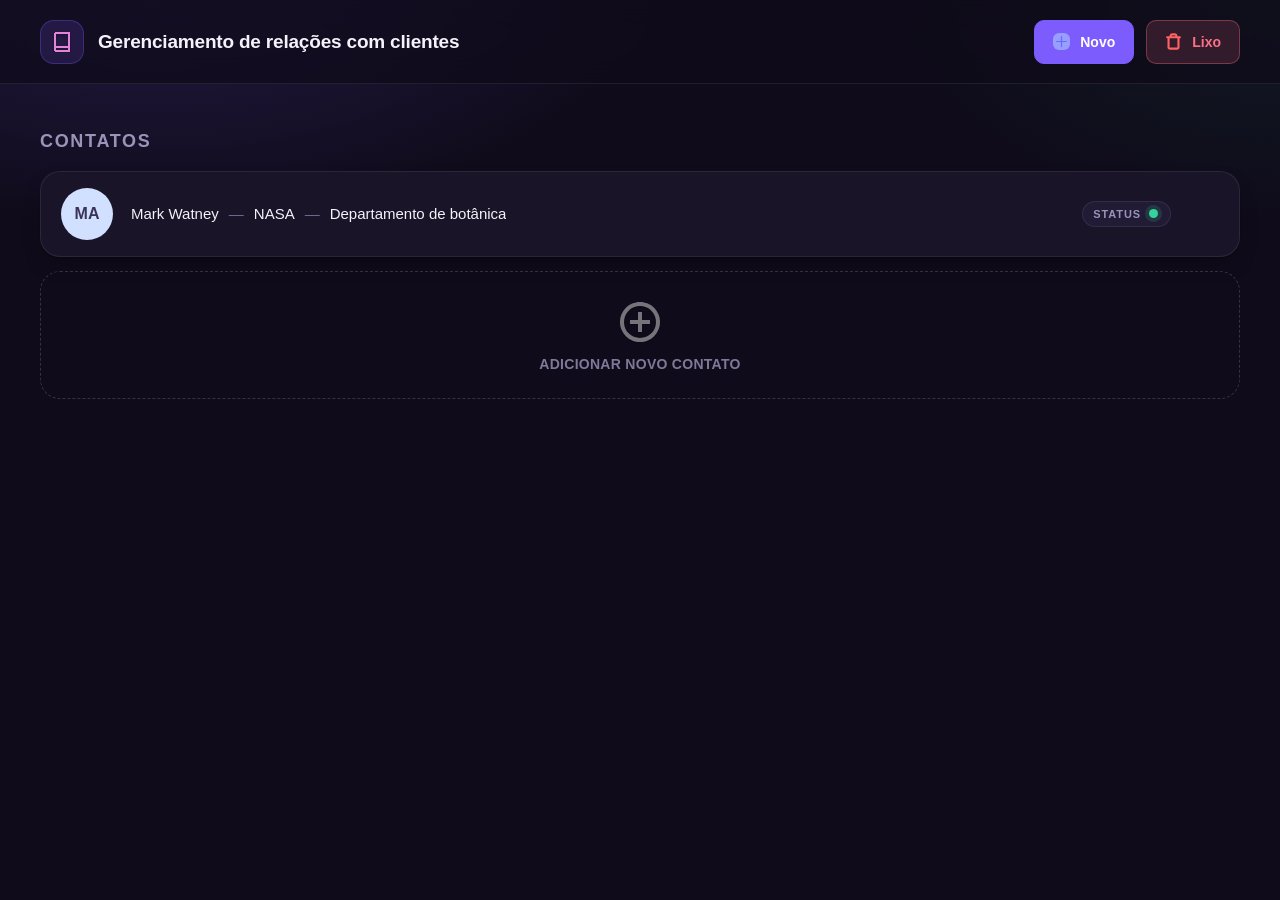
<file: index.html>
<!DOCTYPE html>
<html lang="en">
<head>
    <meta charset="UTF-8">
    <meta name="viewport" content="width=device-width, initial-scale=1.0">
    <title>Gerenciamento de relações com clientes</title>
    <link rel="shortcut icon" href="./imgs/Book.svg" type="image/x-icon">
    <link rel="stylesheet" href="style.css">
    <link rel="preconnect" href="https://fonts.googleapis.com">
    <link rel="preconnect" href="https://fonts.gstatic.com" crossorigin>
    <link rel="stylesheet" href="https://cdnjs.cloudflare.com/ajax/libs/font-awesome/6.5.0/css/all.min.css">
    <link href="https://fonts.googleapis.com/css2?family=Archivo:ital,wght@0,100..900;1,100..900&display=swap" rel="stylesheet"></head>
<body>
    <div class="criar-cliente" id="form">
        <div class="forms">
            <input class="inpt-text" type="text" placeholder="Adicionar contato..." id="contatoAdd">
            <input class="inpt-text" type="text" placeholder="Adicionar empresa..." id="empresaAdd">
            <input class="inpt-text" type="text" placeholder="Adicionar departamento..." id="departamentoAdd">
            <input class="inpt-text" type="text" placeholder="Informações adicionais..." id="informacoesAdd">
            <div class="btnschecks">
                <h2>STATUS</h2>
                <div class="input-text rec-check"><img src="./imgs/Rectangle 13.png" alt=""><span>Ativo</span></div>
                <div class="input-text rec-check"><img src="./imgs/Rectangle 13.png" alt=""><span>Ausente</span></div>
                <div class="input-text rec-check"><img src="./imgs/Rectangle 13.png" alt=""><span>Inativo</span></div>
            </div>
            <div class="botoes-aceitar-fechar">
                <button class="btn-aceitar" onclick="criarCliente()">Aceitar</button>
                <button class="btn-voltar" onclick="openForms()">Voltar</button>
            </div>
        </div>
    </div>
    <div class="criar-lixo" id="lixo">
        <div class="forms">
            <div class="titulo-lixo">
                <h3>Lixeira</h3>
                <img src="./imgs/x-square.svg" alt="fechar" onclick="fecharLixeira()">
            </div>
            <div class="list-of-people-trash" id="listaLixeira">
                <!-- itens renderizados via JS (renderizarLixeira) -->
            </div>
        </div>
    </div>
    <header>
        <div class="titulo">
            <div class="icon">
                <img src="./imgs/Book.svg" alt="">
            </div>
            <h1>Gerenciamento de relações com clientes</h1>
        </div>
        <div class="botoes-add-trash">
            <button onclick="openForms()" class="novo-botao-contaot">
                <img src="./imgs/NovoIcon.svg" alt="icone-add" style="pointer-events: none;">Novo
            </button>
            <button onclick="abrirLixeira()" class="lixo-b">
                <img src="./imgs/Trash.svg" alt="lixoIcon" style="pointer-events: none;">Lixo
            </button>
        </div>
    </header>
    <nav>
        <div class="contatos-h2">
            <h2>CONTATOS</h2>
        </div>
        <div class="contatos" id="contatos">
            <!-- contatos renderizados via JS (renderizarCliente) -->
        </div>
        <div class="add" onclick="openForms()">
            <img src="./imgs/add_circle.svg" alt="">
            <h2>ADICIONAR NOVO CONTATO</h2>
        </div>
    </nav>
</body>
<script src="./script.js"></script>
</html>
</file>
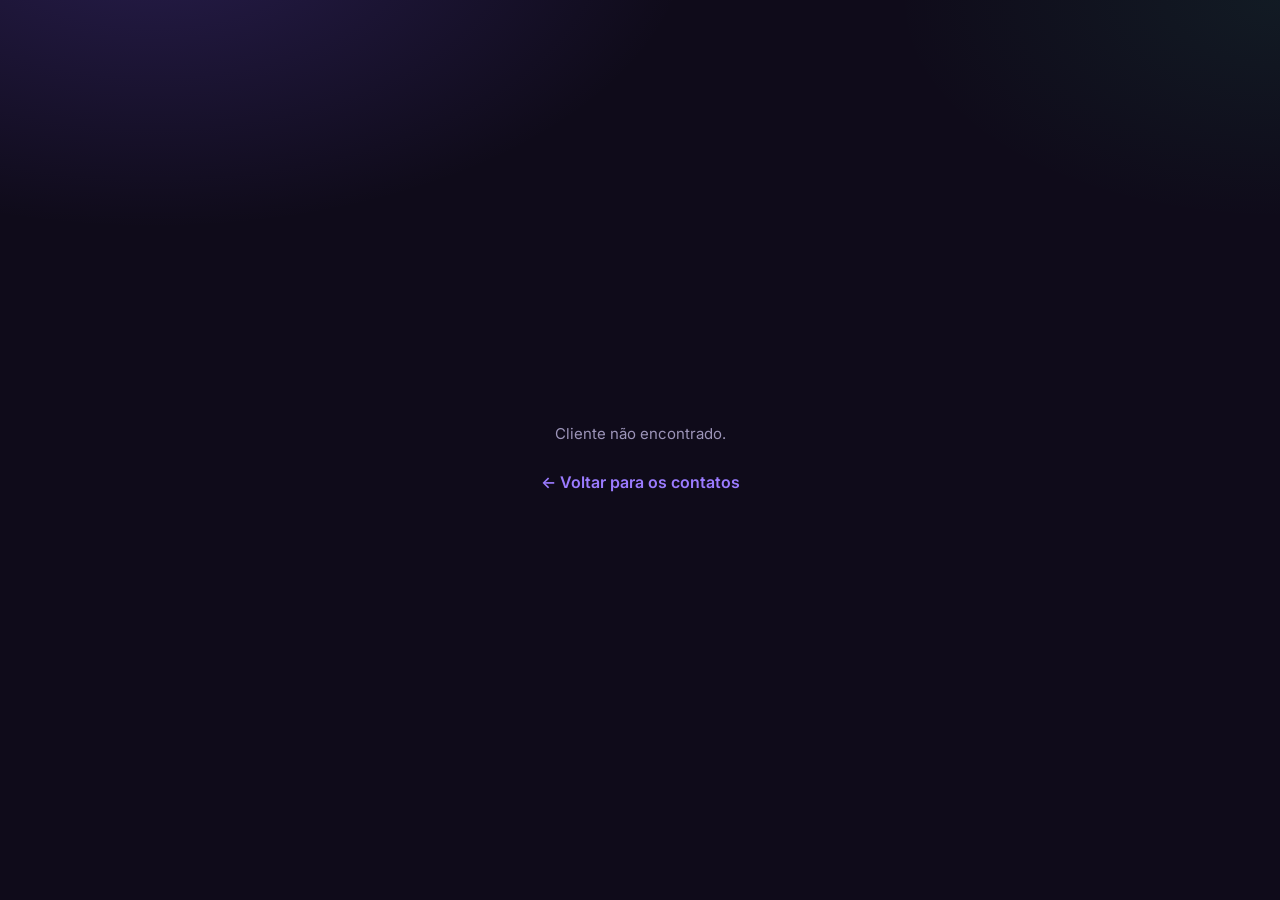
<file: pages/cliente.html>
<!DOCTYPE html>
<html lang="pt-br">
<head>
    <meta charset="UTF-8">
    <meta name="viewport" content="width=device-width, initial-scale=1.0">
    <title>Cliente — Gerenciamento de relações com clientes</title>
    <link rel="shortcut icon" href="../imgs/Book.svg" type="image/x-icon">
    <link rel="stylesheet" href="../styles/infostyle.css">
    <link rel="preconnect" href="https://fonts.googleapis.com">
    <link rel="preconnect" href="https://fonts.gstatic.com" crossorigin>
    <link rel="stylesheet" href="https://cdnjs.cloudflare.com/ajax/libs/font-awesome/6.5.0/css/all.min.css">
    <link href="https://fonts.googleapis.com/css2?family=Archivo:ital,wght@0,100..900;1,100..900&family=Sora:wght@400..800&family=Inter:wght@400..800&display=swap" rel="stylesheet">
</head>
<body>

    <header>
        <div class="titulo">
            <a href="../index.html" class="btn-voltar-header" title="Voltar">
                <i class="fa-solid fa-arrow-left"></i>
            </a>
            <div class="profile-pic-header" id="profilePicHeader"></div>
            <div class="cliente-header-textos">
                <h1 class="cliente-nome-header" id="clienteNomeHeader">Carregando...</h1>
                <span class="cliente-empresa-header" id="clienteEmpresaHeader"></span>
            </div>
        </div>
        <div class="status-header" id="statusPillHeader" title="Clique para alterar o status">
            <span class="status-label">STATUS</span>
            <div class="status-ball" id="statusBall"></div>
        </div>
    </header>

    <main class="container-cliente" id="containerCliente">

        <section class="coluna-esquerda">

            <div class="card-info">
                <h2 class="secao-titulo">INFORMAÇÕES</h2>
                <div class="info-linha">
                    <span class="info-label">Departamento</span>
                    <span class="info-valor" id="infoDepartamento">—</span>
                </div>
                <div class="info-linha-obs">
                    <span class="info-label">Observações rápidas</span>
                    <textarea class="inpt-text-area" id="infoAdicional" placeholder="Anote algo sobre o cliente..."></textarea>
                </div>
            </div>

            <div class="card-calendario">
                <div class="calendario-header">
                    <button class="btn-mes" onclick="mudarMes(-1)"><i class="fa-solid fa-chevron-left"></i></button>
                    <h2 id="mesAnoLabel">—</h2>
                    <button class="btn-mes" onclick="mudarMes(1)"><i class="fa-solid fa-chevron-right"></i></button>
                </div>
                <div class="calendario-dias-semana">
                    <span>D</span><span>S</span><span>T</span><span>Q</span><span>Q</span><span>S</span><span>S</span>
                </div>
                <div class="calendario-grid" id="calendarioGrid"></div>
                <div class="legenda-calendario">
                    <span class="dot-legenda"></span> dia com reunião marcada
                </div>
            </div>

        </section>

        <section class="coluna-direita">
            <div class="card-notas">
                <div class="notas-toolbar">
                    <button type="button" onclick="formatarTexto('bold')" title="Negrito"><i class="fa-solid fa-bold"></i></button>
                    <button type="button" onclick="formatarTexto('italic')" title="Itálico"><i class="fa-solid fa-italic"></i></button>
                    <button type="button" onclick="formatarTexto('underline')" title="Sublinhado"><i class="fa-solid fa-underline"></i></button>
                    <span class="toolbar-sep"></span>
                    <button type="button" onclick="formatarTexto('formatBlock', 'H3')" title="Título"><i class="fa-solid fa-heading"></i></button>
                    <button type="button" onclick="formatarTexto('insertUnorderedList')" title="Lista"><i class="fa-solid fa-list-ul"></i></button>
                    <button type="button" onclick="inserirChecklist()" title="Checklist"><i class="fa-solid fa-square-check"></i></button>
                    <span class="status-salvo" id="statusSalvo">Salvo</span>
                </div>
                <div class="editor-notas" id="editorNotas" contenteditable="true" data-placeholder="Escreva anotações sobre esse cliente aqui..."></div>
            </div>
        </section>

    </main>

    <!-- ===================== MODAL DE REUNIÃO ===================== -->
    <div class="criar-cliente" id="modalReuniao">
        <div class="forms forms-reuniao">
            <div class="titulo-lixo">
                <h3>Reunião — <span id="modalReuniaoData">—</span></h3>
                <img src="../imgs/x-square.svg" alt="fechar" onclick="fecharModalReuniao()">
            </div>
            <div class="corpo-modal-reuniao">
                <input class="inpt-text" type="text" placeholder="Título da reunião..." id="reuniaoTitulo">
                <input class="inpt-text" type="time" id="reuniaoHorario">
                <textarea class="inpt-text-area" placeholder="Observações..." id="reuniaoObs"></textarea>
                <div class="botoes-aceitar-fechar">
                    <button class="btn-deletar-perm" id="btnRemoverReuniao" onclick="removerReuniao()" style="display:none;">
                        <i class="fa-solid fa-trash"></i> Remover
                    </button>
                    <button class="btn-voltar" onclick="fecharModalReuniao()">Cancelar</button>
                    <button class="btn-aceitar" onclick="salvarReuniao()">Salvar</button>
                </div>
            </div>
        </div>
    </div>

</body>
<script src="../scripts/infoscript.js"></script>
</html>
</file>
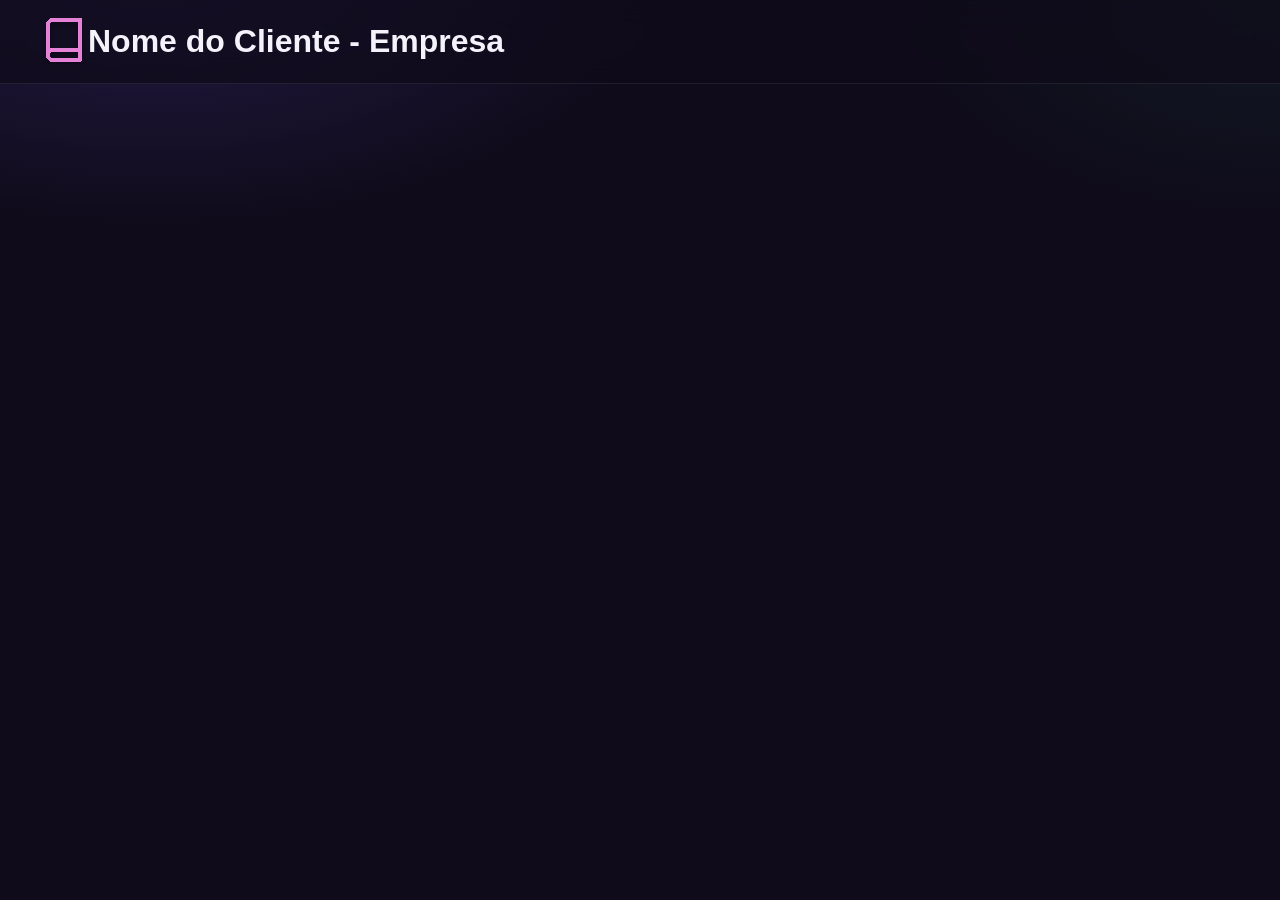
<file: pages/info.html>
<!DOCTYPE html>
<html lang="en">
<head>
    <meta charset="UTF-8">
    <meta name="viewport" content="width=device-width, initial-scale=1.0">
    <title>Gerenciamento de relações com clientes</title>
    <link rel="shortcut icon" href="./imgs/Book.svg" type="image/x-icon">
    <link rel="stylesheet" href="../styles/infostyle.css">
    <link rel="preconnect" href="https://fonts.googleapis.com">
    <link rel="preconnect" href="https://fonts.gstatic.com" crossorigin>
    <link rel="stylesheet" href="https://cdnjs.cloudflare.com/ajax/libs/font-awesome/6.5.0/css/all.min.css">
    <link href="https://fonts.googleapis.com/css2?family=Archivo:ital,wght@0,100..900;1,100..900&display=swap" rel="stylesheet"></head>
<body>
    <header>
        <div class="titulo">
            <div class="icon">
                <img src="../imgs/Book.svg" alt="">
            </div>
            <h1>Nome do Cliente - Empresa</h1>
        </div>
    </header>
</body>
</html>
</file>
<file: style.css>
:root{
    --bg-base: #0F0B1A;
    --bg-surface: #1A1428;
    --bg-surface-2: #221B35;
    --border-subtle: rgba(255, 255, 255, 0.08);
    --border-strong: rgba(255, 255, 255, 0.16);
    --text-primary: #F4F2FA;
    --text-muted: #9C94B8;
    --text-faint: #6E6690;
    --accent: #7C5CFC;
    --accent-strong: #9B7BFF;
    --accent-soft: rgba(124, 92, 252, 0.16);
    --success: #34D399;
    --success-soft: rgba(52, 211, 153, 0.15);
    --warning: #FBBF24;
    --warning-soft: rgba(251, 191, 36, 0.15);
    --danger: #FB7185;
    --danger-soft: rgba(251, 113, 133, 0.15);
    --radius-lg: 20px;
    --radius-md: 14px;
    --radius-sm: 10px;
    --shadow-card: 0 1px 2px rgba(0, 0, 0, 0.3), 0 10px 26px -14px rgba(0, 0, 0, 0.6);
    --shadow-modal: 0 30px 70px -20px rgba(0, 0, 0, 0.65);
    --font-display: 'Sora', 'Inter', Arial, sans-serif;
    --font-body: 'Inter', Arial, sans-serif;
}

*{
    box-sizing: border-box;
}

body{
    display: flex;
    flex-direction: column;
    min-height: 100vh;
    margin: 0;
    font-family: var(--font-body);
    color: var(--text-primary);
    background: var(--bg-base);
}
body::after {
    content: '';
    position: fixed;
    inset: 0;
    background:
        radial-gradient(900px 500px at 12% -8%, rgba(124, 92, 252, 0.22), transparent 60%),
        radial-gradient(700px 400px at 100% 0%, rgba(52, 211, 153, 0.08), transparent 55%),
        var(--bg-base);
    z-index: -1;
}

header{
    display: flex;
    padding: 0 40px;
    height: 84px;
    min-height: 84px;
    max-height: 84px;
    align-items: center;
    border-bottom: 1px solid var(--border-subtle);
    background: rgba(15, 11, 26, 0.75);
    backdrop-filter: blur(14px);
    -webkit-backdrop-filter: blur(14px);
    justify-content: space-between;
    position: fixed;
    top: 0;
    left: 0;
    right: 0;
    z-index: 100;
    user-select: none;
}
nav{
    margin-top: 84px;
    flex: 1;
    height: calc(100vh - 84px);
}

/* ===================== LIXEIRA (MODAL) ===================== */
.criar-lixo{
    display: none;
    position: fixed;
    z-index: 101;
    height: 100vh;
    width: 100%;
    background: rgba(8, 6, 16, 0.72);
    backdrop-filter: blur(6px);
    -webkit-backdrop-filter: blur(6px);
    align-items: center;
    justify-content: center;
}

.criar-lixo .forms{
    height: 68vh;
    max-height: 600px;
    overflow: hidden;
    padding-bottom: 8px;
}

.titulo-lixo{
    display: flex;
    justify-content: space-between;
    padding: 26px 28px 18px 28px;
    align-items: center;
    border-bottom: 1px solid var(--border-subtle);
    color: var(--text-primary);
}

.titulo-lixo h3{
    margin: 0;
    font-family: var(--font-display);
    font-weight: 700;
    font-size: 19px;
    letter-spacing: -0.01em;
}

.titulo-lixo img{
    height: 18px;
    cursor: pointer;
    opacity: 0.6;
    transition: opacity 0.2s ease, transform 0.2s ease;
}

.titulo-lixo img:hover{
    opacity: 1;
    transform: rotate(90deg);
}

.list-of-people-trash{
    flex: 1;
    overflow-y: auto;
    padding: 14px 24px 20px 24px;
}
.list-of-people-trash::-webkit-scrollbar{
    width: 6px;
}
.list-of-people-trash::-webkit-scrollbar-thumb{
    background: var(--border-strong);
    border-radius: 10px;
}

.item-lixeira{
	display: flex;
	align-items: center;
	gap: 14px;
	padding: 12px 14px;
    border-radius: var(--radius-md);
    margin-bottom: 8px;
    background: var(--bg-surface-2);
    border: 1px solid var(--border-subtle);
    transition: background 0.2s ease, border-color 0.2s ease;
}
.item-lixeira:hover{
    background: #271F3D;
    border-color: var(--border-strong);
}

.info-lixeira{
    flex: 1;
    overflow: hidden;
}
.nome-lixo{
    color: var(--text-primary);
    margin: 0 0 2px 0;
    font-family: var(--font-body);
    font-weight: 600;
    font-size: 14px;
    white-space: nowrap;
    overflow: hidden;
    text-overflow: ellipsis;
}
.empresa-lixo{
    color: var(--text-muted);
    font-size: 12px;
    white-space: nowrap;
    overflow: hidden;
    text-overflow: ellipsis;
}

.acoes-lixeira{
    display: flex;
    gap: 8px;
    flex-shrink: 0;
}

.btn-deletar-perm {
	background: transparent;
	color: var(--danger);
	border: 1px solid var(--border-subtle);
	border-radius: 999px;
	padding: 8px 10px;
	font-size: 12px;
	cursor: pointer;
	width: auto;
	height: auto;
	flex-shrink: 0;
    filter: none;
    transition: background 0.2s ease, border-color 0.2s ease;
}
.btn-deletar-perm:hover{
    background: var(--danger-soft);
    border-color: rgba(251, 113, 133, 0.4);
}

.btn-restaurar {
	background: transparent;
	color: var(--success);
	border: 1px solid var(--border-subtle);
	border-radius: 999px;
	padding: 8px 14px;
	font-size: 12px;
	font-weight: 600;
	cursor: pointer;
	width: auto;
	height: auto;
	display: flex;
	align-items: center;
	gap: 6px;
	flex-shrink: 0;
    filter: none;
    transition: background 0.2s ease, border-color 0.2s ease;
}
.btn-restaurar:hover{
    background: var(--success-soft);
    border-color: rgba(52, 211, 153, 0.4);
}

.profile-name-pic{
	display: flex;
	align-items: center;
	justify-content: center;
	border-radius: 50%;
	height: 36px;
	width: 36px;
	font-family: var(--font-display);
	font-size: 12px;
	font-weight: 700;
	color: #362B52;
	flex-shrink: 0;
}

.lixeira-vazia{
    text-align: center;
    color: var(--text-faint);
    padding: 70px 0;
}
.lixeira-vazia i{
    font-size: 32px;
    margin-bottom: 12px;
    display: block;
    opacity: 0.7;
}
.lixeira-vazia p{
    margin: 0;
    font-size: 14px;
}
/* =================== FIM LIXEIRA (MODAL) =================== */

.titulo{
    display: flex;
    justify-content: flex-start;
    align-items: center;
    color: var(--text-primary);
}
.icon{
    background-color: var(--accent-soft);
    border: 1px solid rgba(124, 92, 252, 0.3);
    border-radius: 14px;
    box-shadow: none;
    padding: 10px;
    margin-right: 14px;
    display: flex;
}
.icon img{
    width: 22px;
    height: 22px;
}
.botoes-add-trash{
    display: flex;
    gap: 12px;
    align-items: center;
}
button{
    display: inline-flex;
    gap: 10px;
    color: var(--text-primary);
    font-family: var(--font-body);
    font-size: 14px;
    font-style: normal;
    font-weight: 600;
    line-height: normal;
    align-items: center;
    justify-content: center;
    border-radius: var(--radius-sm);
    width: auto;
    height: 44px;
    padding: 0 18px;
    background-color: var(--bg-surface-2);
    border: 1px solid var(--border-subtle);
    filter: none;
    transition: background-color 0.2s ease, border-color 0.2s ease, transform 0.15s ease;
}
button:hover{
    cursor: pointer;
    background-color: #271F3D;
    border: 1px solid var(--border-strong);
    transform: translateY(-1px);
}
button img{
    margin-left: 0;
    width: 17px;
    height: 17px;
}
.novo-botao-contaot{
    background-color: var(--accent);
    border: 1px solid var(--accent);
    color: #ffffff;
}
.novo-botao-contaot:hover{
    background-color: var(--accent-strong);
    border-color: var(--accent-strong);
}
.lixo-b{
    background-color: var(--danger-soft);
    border: 1px solid rgba(251, 113, 133, 0.35);
    color: var(--danger);
}
.lixo-b:hover{
    cursor: pointer;
    background-color: rgba(251, 113, 133, 0.26);
    border: 1px solid rgba(251, 113, 133, 0.5);
}
.lixo-b img{
    background-color: transparent;
    padding: 0;
    border-radius: 0;
}
.contatos-h2{
    margin-left: 40px;
    display: flex;
    border-radius: 0;
    margin-top: 32px;
    background: transparent;
    box-shadow: none;
    width: auto;
    height: auto;
    text-align: left;
    align-items: center;
    justify-content: flex-start;
    color: var(--text-muted);
    font-family: var(--font-body);
    font-size: 12px;
    font-style: normal;
    font-weight: 700;
    line-height: normal;
    letter-spacing: 0.14em;
    user-select: none;
}
.add {
    margin: 14px 40px 40px 40px;
    display: flex;
    flex-direction: column;
    justify-content: center;
    align-items: center;
    padding: 26px;
    border: 1.5px dashed var(--border-strong);
    border-radius: var(--radius-lg);
    color: var(--text-muted);
    user-select: none;
    cursor: pointer;
    transition:
        background-color 0.3s ease,
        border-color 0.3s ease,
        color 0.3s ease,
        transform 0.25s ease;
}

.add:hover {
    background-color: var(--accent-soft);
    border-color: var(--accent);
    color: var(--text-primary);
    transform: translateY(-2px);
    box-shadow: none;
}

.add:active {
    transform: scale(0.99);
    transition-duration: 0.1s;
}

.add img {
    width: 48px;
    height: 48px;
    transition: transform 0.35s cubic-bezier(0.34, 1.56, 0.64, 1), opacity 0.3s ease;
    opacity: 0.6;
}

.add:hover img {
    transform: scale(1.08) rotate(90deg);
    opacity: 1;
}

.add h2 {
    margin: 10px 0 0 0;
    font-family: var(--font-body);
    font-size: 14px;
    font-weight: 600;
    letter-spacing: 0.02em;
    transition: letter-spacing 0.3s ease, opacity 0.3s ease;
    opacity: 0.8;
}

.add:hover h2 {
    letter-spacing: 0.04em;
    opacity: 1;
}

.contatos{
    display: flex;
    flex-direction: column;
    padding: 4px 40px 0 40px;
    margin: 0;
    min-height: 62px;
    height: auto;
    cursor: pointer;
    user-select: none;
    gap: 10px;
}
.contatos-vazio{
    text-align: center;
    color: var(--text-faint);
    padding: 60px 0;
}
.contatos-vazio i{
    font-size: 38px;
    margin-bottom: 12px;
    display: block;
    opacity: 0.6;
}
.cliente {
    padding: 16px 20px;
    margin: 0;
    min-height: 62px;
    height: auto;
    border-radius: var(--radius-lg);
    background: var(--bg-surface);
    border: 1px solid var(--border-subtle);
    box-shadow: var(--shadow-card);
    cursor: pointer;
    user-select: none;
    display: flex;
    align-items: center;
    position: relative;
    overflow: hidden;
    transition:
        background-color 0.2s ease,
        border-color 0.2s ease,
        transform 0.2s ease,
        box-shadow 0.2s ease;
}
.cliente:hover {
    background-color: var(--bg-surface-2);
    border-color: var(--border-strong);
    box-shadow: 0 16px 34px -18px rgba(0, 0, 0, 0.7);
    transform: translateY(-2px);
}
.cliente:active {
    transform: translateY(0) scale(0.997);
    transition-duration: 0.1s;
}
.profile-pic {
    display: flex;
    background-color: #E4DBFF;
    width: 52px;
    height: 52px;
    min-width: 52px;
    min-height: 52px;
    flex-shrink: 0;
    align-items: center;
    justify-content: center;
    border-radius: 50%;
    color: #3B3358;
    font-family: var(--font-display);
    font-size: 16px;
    font-weight: 700;
    margin-right: 18px;
    transition: transform 0.25s ease;
}
.cliente:hover .profile-pic {
    transform: scale(1.06);
}
.profile-pic p {
    margin: 0;
    padding: 0;
}
.dados-grupo {
    display: flex;
    align-items: center;
    gap: 10px;
    flex: 1;
    overflow: hidden;
}
.dado-item {
    color: var(--text-primary);
    font-family: var(--font-body);
    font-size: 15px;
    font-weight: 500;
    white-space: nowrap;
    overflow: hidden;
    text-overflow: ellipsis;
}
.sep {
    color: var(--text-faint);
    font-size: 15px;
    flex-shrink: 0;
}
.status {
    display: flex;
    align-items: center;
    gap: 8px;
    margin-left: auto;
    flex-shrink: 0;
    padding: 6px 12px 6px 10px;
    border-radius: 999px;
    background: var(--bg-surface-2);
    border: 1px solid var(--border-subtle);
}
.status-label {
    color: var(--text-muted);
    font-family: var(--font-body);
    font-size: 11px;
    font-weight: 700;
    letter-spacing: 0.08em;
}
.status-ball {
    width: 9px;
    height: 9px;
    border-radius: 50%;
    background-color: var(--success);
    box-shadow: 0 0 0 4px var(--success-soft);
    flex-shrink: 0;
    transition: transform 0.2s ease;
}
.status-ball-ausente {
    width: 9px;
    height: 9px;
    border-radius: 50%;
    background-color: var(--warning);
    box-shadow: 0 0 0 4px var(--warning-soft);
    flex-shrink: 0;
    transition: transform 0.2s ease;
}
.status-ball-inativo {
    width: 9px;
    height: 9px;
    border-radius: 50%;
    background-color: var(--danger);
    box-shadow: 0 0 0 4px var(--danger-soft);
    flex-shrink: 0;
    transition: transform 0.2s ease;
}
.cliente:hover .status-ball,
.cliente:hover .status-ball-ausente,
.cliente:hover .status-ball-inativo {
    transform: scale(1.3);
}
.excluir {
    background-color: transparent;
    color: var(--danger);
    padding: 10px;
    border-radius: var(--radius-sm);
    margin-left: 12px;
    cursor: pointer;
    display: flex;
    align-items: center;
    justify-content: center;
    flex-shrink: 0;
    opacity: 0;
    transition:
        background-color 0.2s ease,
        opacity 0.2s ease,
        transform 0.15s ease;
}
.cliente:hover .excluir {
    opacity: 0.85;
}
.excluir:hover {
    background-color: var(--danger-soft);
    opacity: 1;
    transform: scale(1.04);
}
.excluir:active {
    transform: scale(0.94);
    transition-duration: 0.1s;
}
.criar-cliente{
    display: none;
    position: fixed;
    z-index: 101;
    height: 100vh;
    width: 100%;
    background: rgba(8, 6, 16, 0.72);
    backdrop-filter: blur(6px);
    -webkit-backdrop-filter: blur(6px);
    align-items: center;
    justify-content: center;
}
.forms{
    width: 480px;
    height: 600px;
    display: flex;
    flex-direction: column;
    border-radius: var(--radius-lg);
    background: var(--bg-surface);
    border: 1px solid var(--border-subtle);
    box-shadow: var(--shadow-modal);
    padding: 32px 28px;
}
.btnschecks{
    color: var(--text-primary);
    display: flex;
    align-items: center;
    justify-content: flex-start;
    flex-wrap: wrap;
    gap: 10px;
    margin-top: 8px;
}
.btnschecks h2{
    font-family: var(--font-display);
    font-size: 12px;
    font-weight: 700;
    letter-spacing: 0.1em;
    color: var(--text-muted);
    margin-right: 4px;
}
.input-text{
    display: flex;
    user-select: none;
    cursor: pointer;
    justify-content: center;
    align-items: center;
    padding: 10px 16px;
    margin: 0;
    border-radius: 999px;
    background: var(--bg-surface-2);
    border: 1px solid var(--border-subtle);
    box-shadow: none;
    color: var(--text-muted);
    font-size: 13px;
    font-weight: 600;
    transition: border-color 0.2s ease, background 0.2s ease;
}
.input-text:hover{
    border-color: var(--accent);
}
.input-text img{
    margin-right: 6px;
    width: 15px;
    height: 15px;
}
.inpt-text{
    color: var(--text-primary);
    font-family: var(--font-body);
    font-size: 15px;
    border: 1px solid var(--border-subtle);
    padding: 14px 16px;
    margin: 10px 0;
    outline: none;
    border-radius: var(--radius-sm);
    background: var(--bg-surface-2);
    box-shadow: none;
    transition: border-color 0.2s ease, box-shadow 0.2s ease;
}
.inpt-text::placeholder{
    color: var(--text-faint);
}
.inpt-text:focus{
    border-color: var(--accent);
    box-shadow: 0 0 0 3px var(--accent-soft);
}
.botoes-aceitar-fechar{
    display: flex;
    margin-top: auto;
    padding-top: 24px;
    align-items: center;
    justify-content: flex-end;
    gap: 10px;
    text-align: center;
}
.btn-aceitar{
    justify-content: center;
    text-align: center;
    background-color: var(--success);
    border: 1px solid var(--success);
    color: #0F2A1F;
    filter: none;
}
.btn-aceitar:hover{
    background-color: #2BBF87;
    border: 1px solid #2BBF87;
}
.btn-voltar{
    justify-content: center;
    background-color: transparent;
    border: 1px solid var(--border-strong);
    color: var(--text-primary);
    filter: none;
}
.btn-voltar:hover{
    background-color: var(--bg-surface-2);
    border: 1px solid var(--border-strong);
}

.archivo {
  font-family: var(--font-display);
  font-optical-sizing: auto;
  font-weight: 400;
  font-style: normal;
}

.titulo h1{
    font-family: var(--font-display);
    font-size: 19px;
    font-weight: 700;
    letter-spacing: -0.01em;
    margin: 0;
}
</file>
<file: styles/infostyle.css>
:root{
    --bg-base: #0F0B1A;
    --bg-surface: #1A1428;
    --bg-surface-2: #221B35;
    --border-subtle: rgba(255, 255, 255, 0.08);
    --border-strong: rgba(255, 255, 255, 0.16);
    --text-primary: #F4F2FA;
    --text-muted: #9C94B8;
    --text-faint: #6E6690;
    --accent: #7C5CFC;
    --accent-strong: #9B7BFF;
    --accent-soft: rgba(124, 92, 252, 0.16);
    --success: #34D399;
    --success-soft: rgba(52, 211, 153, 0.15);
    --warning: #FBBF24;
    --warning-soft: rgba(251, 191, 36, 0.15);
    --danger: #FB7185;
    --danger-soft: rgba(251, 113, 133, 0.15);
    --radius-lg: 20px;
    --radius-md: 14px;
    --radius-sm: 10px;
    --shadow-card: 0 1px 2px rgba(0, 0, 0, 0.3), 0 10px 26px -14px rgba(0, 0, 0, 0.6);
    --shadow-modal: 0 30px 70px -20px rgba(0, 0, 0, 0.65);
    --font-display: 'Sora', 'Inter', Arial, sans-serif;
    --font-body: 'Inter', Arial, sans-serif;
}

*{
    box-sizing: border-box;
}

body{
    display: flex;
    flex-direction: column;
    min-height: 100vh;
    margin: 0;
    font-family: var(--font-body);
    color: var(--text-primary);
    background: var(--bg-base);
}
body::after {
    content: '';
    position: fixed;
    inset: 0;
    background:
        radial-gradient(900px 500px at 12% -8%, rgba(124, 92, 252, 0.22), transparent 60%),
        radial-gradient(700px 400px at 100% 0%, rgba(52, 211, 153, 0.08), transparent 55%),
        var(--bg-base);
    z-index: -1;
}

button{
    display: inline-flex;
    gap: 10px;
    color: var(--text-primary);
    font-family: var(--font-body);
    font-size: 14px;
    font-weight: 600;
    align-items: center;
    justify-content: center;
    border-radius: var(--radius-sm);
    height: 44px;
    padding: 0 18px;
    background-color: var(--bg-surface-2);
    border: 1px solid var(--border-subtle);
    cursor: pointer;
    transition: background-color 0.2s ease, border-color 0.2s ease, transform 0.15s ease;
}
button:hover{
    background-color: #271F3D;
    border: 1px solid var(--border-strong);
}

/* ===================== HEADER ===================== */
header{
    display: flex;
    padding: 0 40px;
    height: 84px;
    min-height: 84px;
    max-height: 84px;
    align-items: center;
    justify-content: space-between;
    border-bottom: 1px solid var(--border-subtle);
    background: rgba(15, 11, 26, 0.75);
    backdrop-filter: blur(14px);
    -webkit-backdrop-filter: blur(14px);
    position: fixed;
    top: 0;
    left: 0;
    right: 0;
    z-index: 100;
    user-select: none;
}
.titulo{
    display: flex;
    align-items: center;
    color: var(--text-primary);
    min-width: 0;
}
.btn-voltar-header{
    display: flex;
    align-items: center;
    justify-content: center;
    width: 40px;
    height: 40px;
    min-width: 40px;
    border-radius: 50%;
    background: var(--bg-surface-2);
    border: 1px solid var(--border-subtle);
    color: var(--text-muted);
    margin-right: 18px;
    text-decoration: none;
    transition: background-color 0.2s ease, border-color 0.2s ease, color 0.2s ease, transform 0.15s ease;
}
.btn-voltar-header:hover{
    background: var(--accent-soft);
    border-color: var(--accent);
    color: var(--text-primary);
    transform: translateX(-2px);
}
.profile-pic-header{
    display: flex;
    align-items: center;
    justify-content: center;
    border-radius: 50%;
    height: 46px;
    width: 46px;
    min-width: 46px;
    font-family: var(--font-display);
    font-size: 16px;
    font-weight: 700;
    color: #362B52;
    margin-right: 14px;
    background-color: #E4DBFF;
}
.cliente-header-textos{
    display: flex;
    flex-direction: column;
    min-width: 0;
}
.cliente-nome-header{
    margin: 0;
    font-family: var(--font-display);
    font-size: 18px;
    font-weight: 700;
    letter-spacing: -0.01em;
    white-space: nowrap;
    overflow: hidden;
    text-overflow: ellipsis;
}
.cliente-empresa-header{
    color: var(--text-muted);
    font-size: 12px;
    font-weight: 500;
    white-space: nowrap;
    overflow: hidden;
    text-overflow: ellipsis;
}
.status-header{
    display: flex;
    align-items: center;
    gap: 8px;
    flex-shrink: 0;
    padding: 8px 14px 8px 12px;
    border-radius: 999px;
    background: var(--bg-surface-2);
    border: 1px solid var(--border-subtle);
    cursor: pointer;
    transition: border-color 0.2s ease, background 0.2s ease;
}
.status-header:hover{
    border-color: var(--accent);
}
.status-label{
    color: var(--text-muted);
    font-family: var(--font-body);
    font-size: 11px;
    font-weight: 700;
    letter-spacing: 0.08em;
}
.status-ball{
    width: 9px;
    height: 9px;
    border-radius: 50%;
    background-color: var(--success);
    box-shadow: 0 0 0 4px var(--success-soft);
    flex-shrink: 0;
}
.status-ball-ausente{
    width: 9px;
    height: 9px;
    border-radius: 50%;
    background-color: var(--warning);
    box-shadow: 0 0 0 4px var(--warning-soft);
    flex-shrink: 0;
}
.status-ball-inativo{
    width: 9px;
    height: 9px;
    border-radius: 50%;
    background-color: var(--danger);
    box-shadow: 0 0 0 4px var(--danger-soft);
    flex-shrink: 0;
}

/* ===================== LAYOUT PRINCIPAL ===================== */
.container-cliente{
    margin-top: 84px;
    flex: 1;
    display: flex;
    gap: 24px;
    align-items: flex-start;
    padding: 32px 40px 48px 40px;
}
.coluna-esquerda{
    display: flex;
    flex-direction: column;
    gap: 24px;
    width: 340px;
    min-width: 340px;
}
.coluna-direita{
    flex: 1;
    min-width: 0;
    display: flex;
    height: calc(100vh - 84px - 64px);
}
.secao-titulo{
    margin: 0 0 16px 0;
    color: var(--text-muted);
    font-family: var(--font-body);
    font-size: 12px;
    font-weight: 700;
    letter-spacing: 0.14em;
}

/* ===================== CARD INFO ===================== */
.card-info{
    background: var(--bg-surface);
    border: 1px solid var(--border-subtle);
    border-radius: var(--radius-lg);
    box-shadow: var(--shadow-card);
    padding: 22px;
}
.info-linha{
    display: flex;
    align-items: center;
    justify-content: space-between;
    padding: 10px 0;
    border-bottom: 1px solid var(--border-subtle);
}
.info-label{
    color: var(--text-muted);
    font-size: 13px;
    font-weight: 500;
}
.info-valor{
    color: var(--text-primary);
    font-size: 13px;
    font-weight: 600;
    text-align: right;
}
.info-linha-obs{
    display: flex;
    flex-direction: column;
    padding-top: 14px;
}
.inpt-text-area{
    color: var(--text-primary);
    font-family: var(--font-body);
    font-size: 14px;
    border: 1px solid var(--border-subtle);
    padding: 12px 14px;
    margin-top: 8px;
    outline: none;
    border-radius: var(--radius-sm);
    background: var(--bg-surface-2);
    resize: vertical;
    min-height: 70px;
    transition: border-color 0.2s ease, box-shadow 0.2s ease;
}
.inpt-text-area::placeholder{
    color: var(--text-faint);
}
.inpt-text-area:focus{
    border-color: var(--accent);
    box-shadow: 0 0 0 3px var(--accent-soft);
}

/* ===================== CALENDÁRIO ===================== */
.card-calendario{
    background: var(--bg-surface);
    border: 1px solid var(--border-subtle);
    border-radius: var(--radius-lg);
    box-shadow: var(--shadow-card);
    padding: 20px 22px 22px 22px;
}
.calendario-header{
    display: flex;
    align-items: center;
    justify-content: space-between;
    margin-bottom: 14px;
}
.calendario-header h2{
    margin: 0;
    font-family: var(--font-display);
    font-size: 14px;
    font-weight: 700;
    letter-spacing: -0.01em;
    text-transform: capitalize;
}
.btn-mes{
    width: 30px;
    height: 30px;
    min-height: 30px;
    padding: 0;
    border-radius: 50%;
    font-size: 12px;
}
.calendario-dias-semana{
    display: grid;
    grid-template-columns: repeat(7, 1fr);
    margin-bottom: 6px;
}
.calendario-dias-semana span{
    text-align: center;
    color: var(--text-faint);
    font-size: 11px;
    font-weight: 700;
    letter-spacing: 0.05em;
}
.calendario-grid{
    display: grid;
    grid-template-columns: repeat(7, 1fr);
    gap: 4px;
}
.dia-vazio{
    aspect-ratio: 1 / 1;
}
.dia-cel{
    position: relative;
    aspect-ratio: 1 / 1;
    display: flex;
    align-items: center;
    justify-content: center;
    border-radius: var(--radius-sm);
    font-size: 13px;
    font-weight: 500;
    color: var(--text-primary);
    background: var(--bg-surface-2);
    border: 1px solid transparent;
    cursor: pointer;
    user-select: none;
    transition: background-color 0.15s ease, border-color 0.15s ease, transform 0.15s ease;
}
.dia-cel:hover{
    background: var(--accent-soft);
    border-color: var(--accent);
    transform: translateY(-1px);
}
.dia-hoje{
    border-color: var(--border-strong);
    font-weight: 700;
}
.dia-marcado{
    background: var(--accent-soft);
    color: var(--text-primary);
    font-weight: 700;
}
.dot-reuniao{
    position: absolute;
    bottom: 5px;
    width: 5px;
    height: 5px;
    border-radius: 50%;
    background: var(--accent-strong);
}
.legenda-calendario{
    display: flex;
    align-items: center;
    gap: 8px;
    margin-top: 14px;
    color: var(--text-faint);
    font-size: 11px;
}
.dot-legenda{
    width: 6px;
    height: 6px;
    border-radius: 50%;
    background: var(--accent-strong);
}

/* ===================== NOTAS (ESTILO NOTION) ===================== */
.card-notas{
    display: flex;
    flex-direction: column;
    width: 100%;
    background: var(--bg-surface);
    border: 1px solid var(--border-subtle);
    border-radius: var(--radius-lg);
    box-shadow: var(--shadow-card);
    overflow: hidden;
}
.notas-toolbar{
    display: flex;
    align-items: center;
    gap: 4px;
    padding: 12px 16px;
    border-bottom: 1px solid var(--border-subtle);
    background: rgba(255, 255, 255, 0.015);
}
.notas-toolbar button{
    width: 34px;
    height: 34px;
    min-height: 34px;
    padding: 0;
    font-size: 13px;
    border-radius: var(--radius-sm);
}
.toolbar-sep{
    width: 1px;
    height: 20px;
    background: var(--border-subtle);
    margin: 0 6px;
}
.status-salvo{
    margin-left: auto;
    color: var(--text-faint);
    font-size: 12px;
    font-weight: 500;
}
.editor-notas{
    flex: 1;
    overflow-y: auto;
    padding: 28px 36px;
    font-size: 15px;
    line-height: 1.7;
    color: var(--text-primary);
    outline: none;
}
.editor-notas:empty::before{
    content: attr(data-placeholder);
    color: var(--text-faint);
}
.editor-notas h3{
    font-family: var(--font-display);
    font-size: 19px;
    margin: 22px 0 10px 0;
}
.editor-notas ul{
    padding-left: 22px;
}
.editor-notas::-webkit-scrollbar{
    width: 8px;
}
.editor-notas::-webkit-scrollbar-thumb{
    background: var(--border-strong);
    border-radius: 10px;
}
.check-item{
    display: flex;
    align-items: flex-start;
    gap: 10px;
    margin: 6px 0;
}
.check-item input[type="checkbox"]{
    margin-top: 4px;
    accent-color: var(--accent);
    width: 15px;
    height: 15px;
    cursor: pointer;
}

/* ===================== MODAL DE REUNIÃO ===================== */
.criar-cliente{
    display: none;
    position: fixed;
    z-index: 101;
    height: 100vh;
    width: 100%;
    background: rgba(8, 6, 16, 0.72);
    backdrop-filter: blur(6px);
    -webkit-backdrop-filter: blur(6px);
    align-items: center;
    justify-content: center;
}
.forms{
    width: 480px;
    display: flex;
    flex-direction: column;
    border-radius: var(--radius-lg);
    background: var(--bg-surface);
    border: 1px solid var(--border-subtle);
    box-shadow: var(--shadow-modal);
}
.forms-reuniao{
    max-height: 90vh;
}
.titulo-lixo{
    display: flex;
    justify-content: space-between;
    padding: 26px 28px 18px 28px;
    align-items: center;
    border-bottom: 1px solid var(--border-subtle);
    color: var(--text-primary);
}
.titulo-lixo h3{
    margin: 0;
    font-family: var(--font-display);
    font-weight: 700;
    font-size: 19px;
    letter-spacing: -0.01em;
}
.titulo-lixo img{
    height: 18px;
    cursor: pointer;
    opacity: 0.6;
    transition: opacity 0.2s ease, transform 0.2s ease;
}
.titulo-lixo img:hover{
    opacity: 1;
    transform: rotate(90deg);
}
.corpo-modal-reuniao{
    display: flex;
    flex-direction: column;
    padding: 24px 28px 28px 28px;
}
.inpt-text{
    color: var(--text-primary);
    font-family: var(--font-body);
    font-size: 15px;
    border: 1px solid var(--border-subtle);
    padding: 14px 16px;
    margin: 0 0 12px 0;
    outline: none;
    border-radius: var(--radius-sm);
    background: var(--bg-surface-2);
    transition: border-color 0.2s ease, box-shadow 0.2s ease;
}
.inpt-text::placeholder{
    color: var(--text-faint);
}
.inpt-text:focus{
    border-color: var(--accent);
    box-shadow: 0 0 0 3px var(--accent-soft);
}
.corpo-modal-reuniao .inpt-text-area{
    margin: 0 0 12px 0;
}
.botoes-aceitar-fechar{
    display: flex;
    margin-top: 12px;
    align-items: center;
    justify-content: flex-end;
    gap: 10px;
}
.btn-aceitar{
    background-color: var(--success);
    border: 1px solid var(--success);
    color: #0F2A1F;
}
.btn-aceitar:hover{
    background-color: #2BBF87;
    border: 1px solid #2BBF87;
}
.btn-voltar{
    background-color: transparent;
    border: 1px solid var(--border-strong);
    color: var(--text-primary);
}
.btn-voltar:hover{
    background-color: var(--bg-surface-2);
    border: 1px solid var(--border-strong);
}
.btn-deletar-perm{
    background: transparent;
    color: var(--danger);
    border: 1px solid var(--border-subtle);
    border-radius: 999px;
    margin-right: auto;
}
.btn-deletar-perm:hover{
    background: var(--danger-soft);
    border-color: rgba(251, 113, 133, 0.4);
}

/* ===================== RESPONSIVO ===================== */
@media (max-width: 900px){
    .container-cliente{
        flex-direction: column;
        padding: 24px 20px 40px 20px;
    }
    .coluna-esquerda{
        width: 100%;
        min-width: 0;
    }
    .coluna-direita{
        height: 480px;
    }
    header{
        padding: 0 20px;
    }
}
</file>
